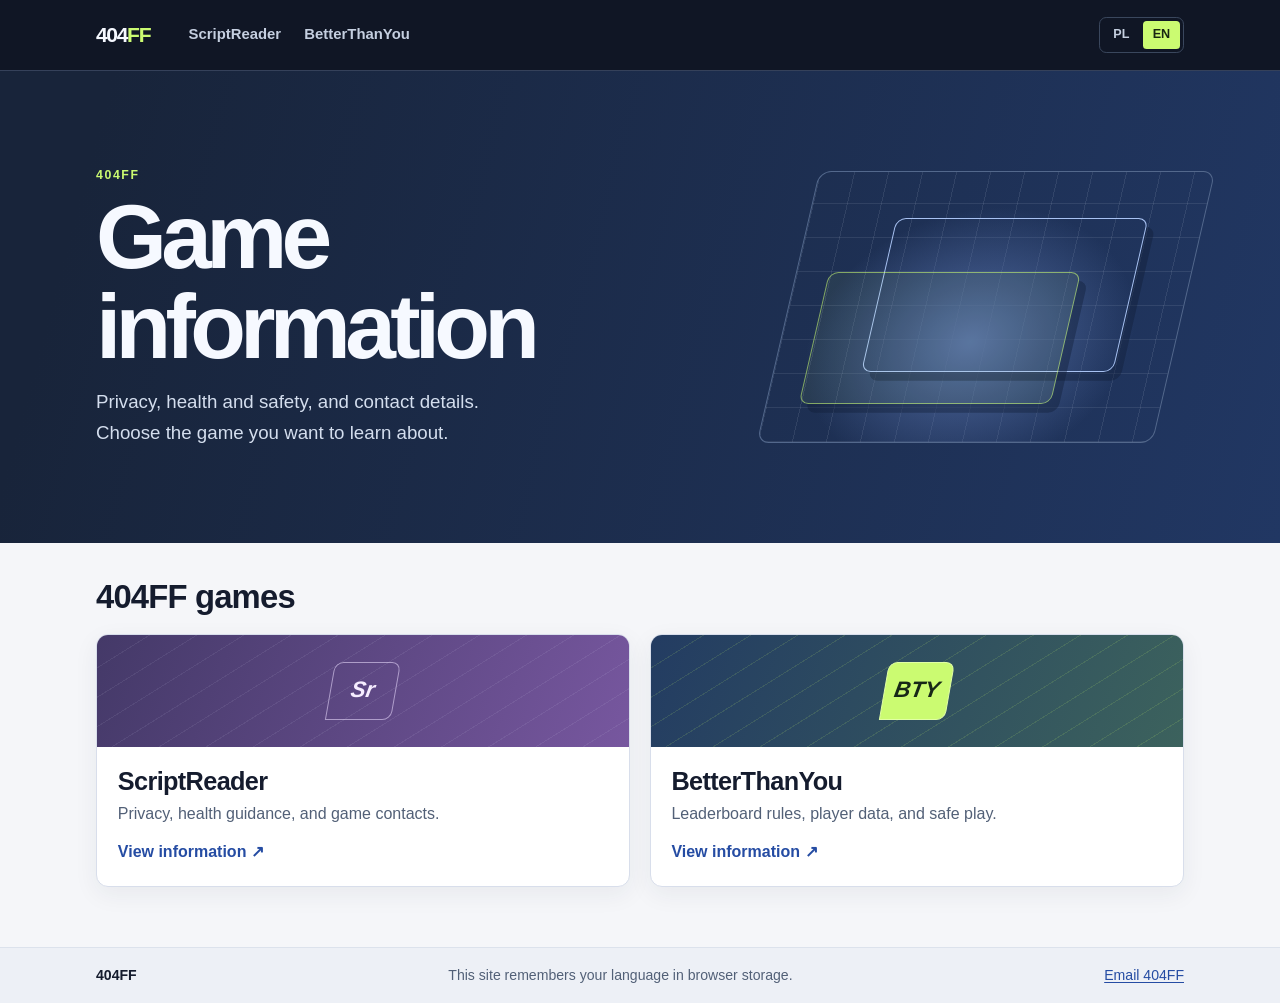
<file: index.html>
<!doctype html>
    <html lang="pl">
    <head>
      <meta charset="utf-8">
      <meta name="viewport" content="width=device-width, initial-scale=1">
      <meta name="robots" content="noindex">
      <meta name="description" content="Informacje o prywatności, zdrowiu i kontakcie dla gier 404FF.">
      <title>404FF · Informacje o grach</title>
      <link rel="stylesheet" href="styles.css">
      <script src="app.js" defer></script>
    </head>
    <body data-title-pl="404FF · Informacje o grach" data-title-en="404FF · Game information">
      <a class="skip-link" href="#main"><span data-lang="pl" lang="pl">Przejdź do treści</span><span data-lang="en" lang="en" hidden>Skip to content</span></a>
      <header class="site-header">
        <div class="header-inner">
          <a class="brand" href="index.html" data-page aria-current="page" aria-label="404FF"><strong>404<span>FF</span></strong></a>
          <nav class="site-nav" aria-label="Gry 404FF" data-label-pl="Gry 404FF" data-label-en="404FF games">
            <a href="scriptreader/index.html" data-page>ScriptReader</a>
            <a href="betterthanyou/index.html" data-page>BetterThanYou</a>
          </nav>
          <div class="language-switch" role="group" aria-label="Język strony" data-label-pl="Język strony" data-label-en="Site language" hidden>
            <button type="button" data-set="pl" aria-pressed="true" lang="pl" aria-label="Polski">PL</button>
            <button type="button" data-set="en" aria-pressed="false" lang="en" aria-label="English">EN</button>
          </div>
        </div>
      </header>

<main id="main">
  <section class="home-hero">
    <div class="wide home-hero-content">
      <div>
        <p class="kicker">404FF</p>
        <h1><span data-lang="pl" lang="pl">Informacje<br>o grach</span><span data-lang="en" lang="en" hidden>Game<br>information</span></h1>
        <p><span data-lang="pl" lang="pl">Polityka prywatności, ostrzeżenia zdrowotne i kontakt. Wybierz grę, której szukasz.</span><span data-lang="en" lang="en" hidden>Privacy, health and safety, and contact details. Choose the game you want to learn about.</span></p>
      </div>
      <div class="hero-pattern" aria-hidden="true"></div>
    </div>
  </section>
  <section class="wide game-library" aria-labelledby="games">
    <h2 id="games"><span data-lang="pl" lang="pl">Gry 404FF</span><span data-lang="en" lang="en" hidden>404FF games</span></h2>
    <div class="game-grid">
      <a class="game-tile tile-script" href="scriptreader/index.html" data-page>
        <div class="tile-art" aria-hidden="true"><span>Sr</span></div>
        <div class="tile-body">
          <h3>ScriptReader</h3>
          <p><span data-lang="pl" lang="pl">Prywatność, zalecenia zdrowotne i dane kontaktowe.</span><span data-lang="en" lang="en" hidden>Privacy, health guidance, and game contacts.</span></p>
          <span class="tile-action"><span data-lang="pl" lang="pl">Otwórz informacje</span><span data-lang="en" lang="en" hidden>View information</span> <span aria-hidden="true">↗</span></span>
        </div>
      </a>
      <a class="game-tile tile-bty" href="betterthanyou/index.html" data-page>
        <div class="tile-art" aria-hidden="true"><span>BTY</span></div>
        <div class="tile-body">
          <h3>BetterThanYou</h3>
          <p><span data-lang="pl" lang="pl">Zasady rankingu, dane gracza i bezpieczna rozgrywka.</span><span data-lang="en" lang="en" hidden>Leaderboard rules, player data, and safe play.</span></p>
          <span class="tile-action"><span data-lang="pl" lang="pl">Otwórz informacje</span><span data-lang="en" lang="en" hidden>View information</span> <span aria-hidden="true">↗</span></span>
        </div>
      </a>
    </div>
  </section>
</main>

      <footer class="site-footer">
        <div class="footer-inner">
          <a class="footer-brand" href="index.html" data-page>404FF</a>
          <p><span data-lang="pl" lang="pl">Strona zapamiętuje język w pamięci przeglądarki.</span><span data-lang="en" lang="en" hidden>This site remembers your language in browser storage.</span></p>
          <a href="mailto:404FunFoundGames@gmail.com"><span data-lang="pl" lang="pl">Napisz do 404FF</span><span data-lang="en" lang="en" hidden>Email 404FF</span></a>
        </div>
      </footer>
    </body>
    </html>
</file>
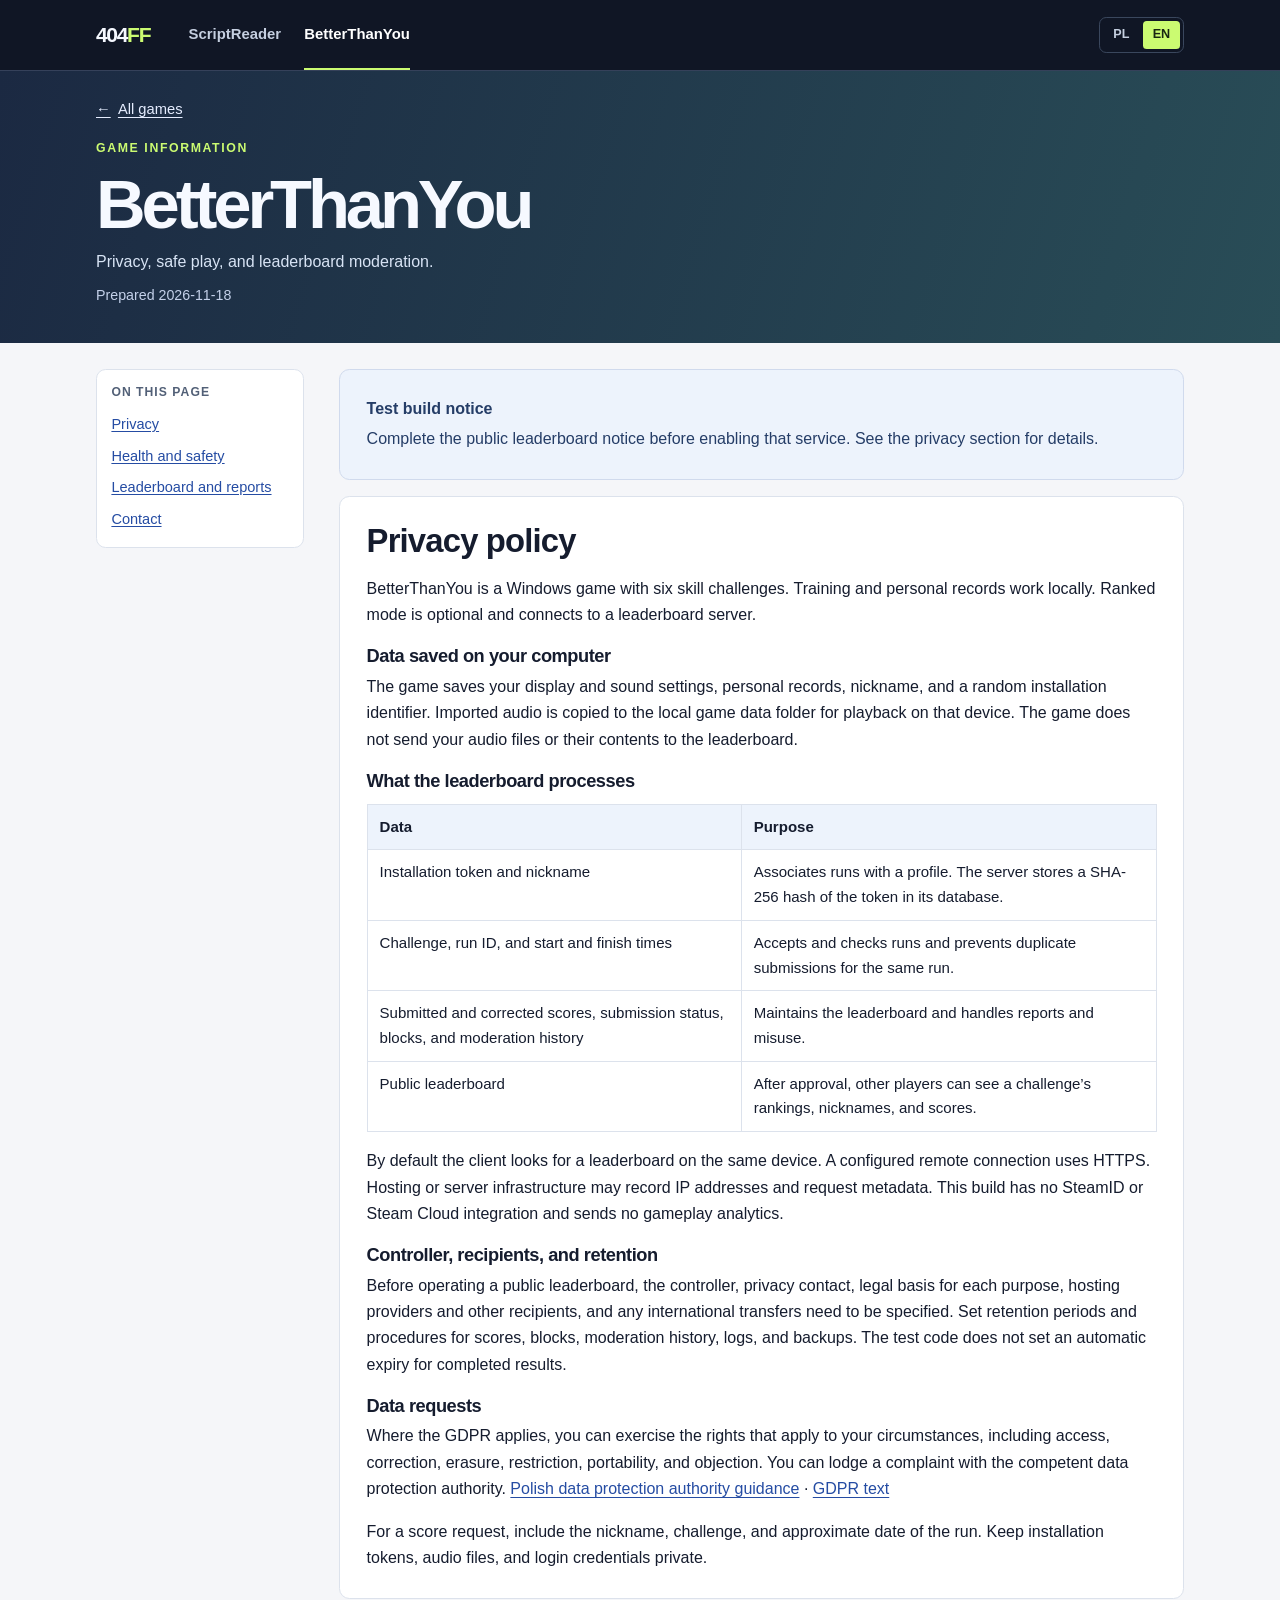
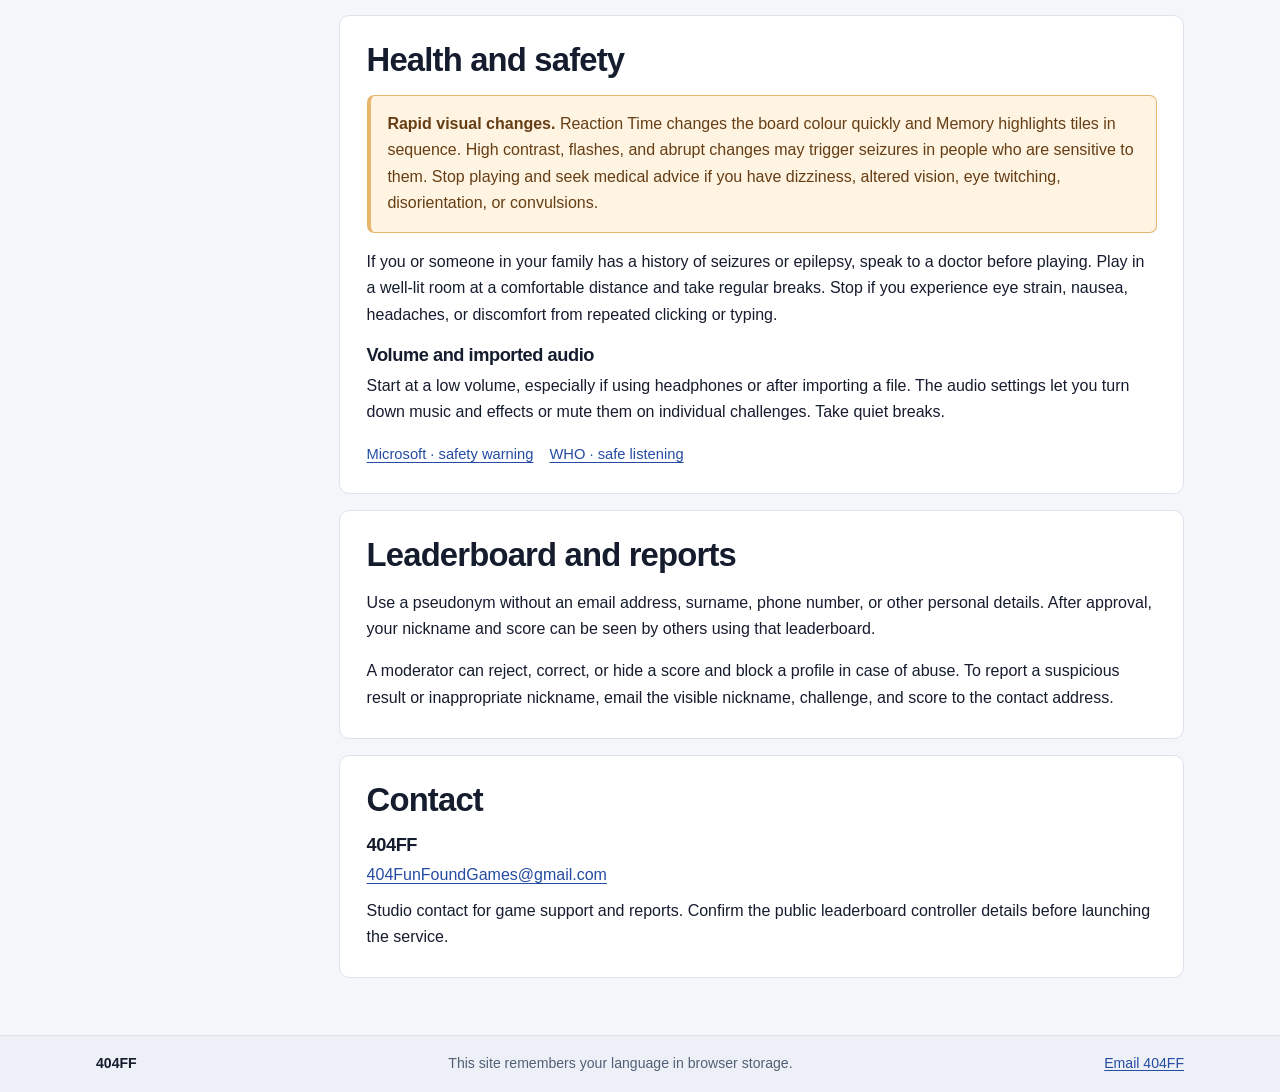
<file: betterthanyou/index.html>
<!doctype html>
    <html lang="pl">
    <head>
      <meta charset="utf-8">
      <meta name="viewport" content="width=device-width, initial-scale=1">
      <meta name="robots" content="noindex">
      <meta name="description" content="Prywatność, dane rankingu, bezpieczeństwo i kontakt dla BetterThanYou.">
      <title>BetterThanYou · 404FF</title>
      <link rel="stylesheet" href="../styles.css">
      <script src="../app.js" defer></script>
    </head>
    <body data-title-pl="BetterThanYou · 404FF" data-title-en="BetterThanYou · 404FF">
      <a class="skip-link" href="#main"><span data-lang="pl" lang="pl">Przejdź do treści</span><span data-lang="en" lang="en" hidden>Skip to content</span></a>
      <header class="site-header">
        <div class="header-inner">
          <a class="brand" href="../index.html" data-page aria-label="404FF"><strong>404<span>FF</span></strong></a>
          <nav class="site-nav" aria-label="Gry 404FF" data-label-pl="Gry 404FF" data-label-en="404FF games">
            <a href="../scriptreader/index.html" data-page>ScriptReader</a>
            <a href="../betterthanyou/index.html" data-page aria-current="page">BetterThanYou</a>
          </nav>
          <div class="language-switch" role="group" aria-label="Język strony" data-label-pl="Język strony" data-label-en="Site language" hidden>
            <button type="button" data-set="pl" aria-pressed="true" lang="pl" aria-label="Polski">PL</button>
            <button type="button" data-set="en" aria-pressed="false" lang="en" aria-label="English">EN</button>
          </div>
        </div>
      </header>

<main id="main">
  <header class="legal-hero theme-bty">
    <div class="wide legal-hero-content">
      <a class="back-link" data-page href="../index.html"><span aria-hidden="true">←</span> <span data-lang="pl" lang="pl">Wszystkie gry</span><span data-lang="en" lang="en" hidden>All games</span></a>
      <p class="kicker"><span data-lang="pl" lang="pl">Informacje o grze</span><span data-lang="en" lang="en" hidden>Game information</span></p>
      <h1>BetterThanYou</h1>
      <p class="hero-description"><span data-lang="pl" lang="pl">Zasady prywatności, bezpieczna rozgrywka i moderacja rankingu.</span><span data-lang="en" lang="en" hidden>Privacy, safe play, and leaderboard moderation.</span></p>
      <p class="revision"><span data-lang="pl" lang="pl">Opracowano</span><span data-lang="en" lang="en" hidden>Prepared</span> <time datetime="2026-11-18">2026-11-18</time></p>
    </div>
  </header>
  <div class="wide legal-layout">
    <aside class="side-nav">
      <nav aria-label="Na tej stronie" data-label-pl="Na tej stronie" data-label-en="On this page">
        <p aria-hidden="true"><span data-lang="pl" lang="pl">Na tej stronie</span><span data-lang="en" lang="en" hidden>On this page</span></p>
        <a href="#privacy"><span data-lang="pl" lang="pl">Prywatność</span><span data-lang="en" lang="en" hidden>Privacy</span></a>
        <a href="#health"><span data-lang="pl" lang="pl">Zdrowie i bezpieczeństwo</span><span data-lang="en" lang="en" hidden>Health and safety</span></a>
        <a href="#fair-play"><span data-lang="pl" lang="pl">Ranking i zgłoszenia</span><span data-lang="en" lang="en" hidden>Leaderboard and reports</span></a>
        <a href="#contact"><span data-lang="pl" lang="pl">Kontakt</span><span data-lang="en" lang="en" hidden>Contact</span></a>
      </nav>
    </aside>
    <div class="legal-content">
<aside class="draft-note" aria-label="Status">
  <strong><span data-lang="pl" lang="pl">Informacja dla wersji testowej</span><span data-lang="en" lang="en" hidden>Test build notice</span></strong>
  <p><span data-lang="pl" lang="pl">Zasady dla publicznego rankingu wymagają uzupełnienia przed uruchomieniem usługi. Szczegóły są w sekcji prywatności.</span><span data-lang="en" lang="en" hidden>Complete the public leaderboard notice before enabling that service. See the privacy section for details.</span></p>
</aside>
<section id="privacy" class="legal-section" aria-labelledby="privacy-heading">
<h2 id="privacy-heading"><span data-lang="pl" lang="pl">Polityka prywatności</span><span data-lang="en" lang="en" hidden>Privacy policy</span></h2>
<div data-lang="pl" lang="pl">
<p>BetterThanYou to gra na Windows z sześcioma próbami umiejętności. W trybie Trening grasz i zapisujesz rekordy lokalnie. Runda rankingowa jest opcjonalna i wymaga połączenia z serwerem rankingu.</p>
<h3>Dane zapisane na komputerze</h3>
<p>Gra zapisuje ustawienia ekranu i dźwięku, rekordy osobiste, nick i losowy identyfikator instalacji. Importowany dźwięk jest kopiowany do lokalnego folderu danych gry i służy do odtwarzania na tym urządzeniu. Pliki audio i ich zawartość nie są przesyłane do rankingu.</p>
<h3>Co trafia do rankingu</h3>
<div class="tablewrap" role="region" tabindex="0" aria-label="Dane rankingu">
  <table>
    <thead><tr><th scope="col">Dane</th><th scope="col">Cel</th></tr></thead>
    <tbody>
      <tr><td>Token instalacji i nick</td><td>Powiązanie prób z profilem. Serwer w bazie zapisuje skrót SHA-256 tokenu.</td></tr>
      <tr><td>Dyscyplina, identyfikator rundy i czasy rozpoczęcia i zakończenia</td><td>Przyjęcie rundy, sprawdzenie czasu i ochrona przed ponownym zapisem tego samego wyniku.</td></tr>
      <tr><td>Wynik pierwotny i skorygowany, stan zgłoszenia, blokady i historia moderacji</td><td>Utrzymanie tabeli wyników i obsługa zgłoszeń oraz nadużyć.</td></tr>
      <tr><td>Publiczna tabela</td><td>Po zatwierdzeniu pokazuje miejsce, nick i wynik w danej dyscyplinie. Inni gracze mogą je odczytać.</td></tr>
    </tbody>
  </table>
</div>
<p>Domyślnie klient szuka rankingu na tym samym urządzeniu. Po wskazaniu zdalnego serwera korzysta z HTTPS. Operator hostingu lub infrastruktura serwera mogą zapisywać adres IP oraz metadane żądań w logach. Bieżąca gra nie ma integracji ze SteamID ani Steam Cloud i nie wysyła analityki rozgrywki.</p>
<h3>Administrator, odbiorcy i przechowywanie</h3>
<p>Przed uruchomieniem publicznego rankingu należy wskazać jego administratora, kontakt do spraw danych, podstawy prawne dla poszczególnych celów, dostawców hostingu i innych odbiorców oraz zasady ewentualnych transferów. Trzeba ustalić okresy i procedury przechowywania wyników, blokad, historii moderacji, logów i kopii zapasowych. Kod testowy nie ustala automatycznego terminu usuwania zakończonych wyników.</p>
<h3>Wnioski dotyczące danych</h3>
<p>Jeżeli RODO ma zastosowanie, możesz korzystać z praw, które dotyczą twojej sytuacji, w tym dostępu, sprostowania, usunięcia, ograniczenia, przenoszenia lub sprzeciwu. Skargę można złożyć do właściwego organu nadzorczego, w Polsce do Prezesa UODO. <a href="https://uodo.gov.pl/pl/493/155">Prawa opisane przez UODO</a> · <a href="https://eur-lex.europa.eu/eli/reg/2016/679/oj?locale=pl">Tekst RODO</a></p>
<p>W sprawie wyniku podaj nick, dyscyplinę i przybliżoną datę rundy. Zgłoszenie nigdy nie wymaga przesłania tokenu instalacji, pliku audio ani danych logowania.</p>
</div><div data-lang="en" lang="en" hidden>
<p>BetterThanYou is a Windows game with six skill challenges. Training and personal records work locally. Ranked mode is optional and connects to a leaderboard server.</p>
<h3>Data saved on your computer</h3>
<p>The game saves your display and sound settings, personal records, nickname, and a random installation identifier. Imported audio is copied to the local game data folder for playback on that device. The game does not send your audio files or their contents to the leaderboard.</p>
<h3>What the leaderboard processes</h3>
<div class="tablewrap" role="region" tabindex="0" aria-label="Leaderboard data">
  <table>
    <thead><tr><th scope="col">Data</th><th scope="col">Purpose</th></tr></thead>
    <tbody>
      <tr><td>Installation token and nickname</td><td>Associates runs with a profile. The server stores a SHA-256 hash of the token in its database.</td></tr>
      <tr><td>Challenge, run ID, and start and finish times</td><td>Accepts and checks runs and prevents duplicate submissions for the same run.</td></tr>
      <tr><td>Submitted and corrected scores, submission status, blocks, and moderation history</td><td>Maintains the leaderboard and handles reports and misuse.</td></tr>
      <tr><td>Public leaderboard</td><td>After approval, other players can see a challenge’s rankings, nicknames, and scores.</td></tr>
    </tbody>
  </table>
</div>
<p>By default the client looks for a leaderboard on the same device. A configured remote connection uses HTTPS. Hosting or server infrastructure may record IP addresses and request metadata. This build has no SteamID or Steam Cloud integration and sends no gameplay analytics.</p>
<h3>Controller, recipients, and retention</h3>
<p>Before operating a public leaderboard, the controller, privacy contact, legal basis for each purpose, hosting providers and other recipients, and any international transfers need to be specified. Set retention periods and procedures for scores, blocks, moderation history, logs, and backups. The test code does not set an automatic expiry for completed results.</p>
<h3>Data requests</h3>
<p>Where the GDPR applies, you can exercise the rights that apply to your circumstances, including access, correction, erasure, restriction, portability, and objection. You can lodge a complaint with the competent data protection authority. <a href="https://uodo.gov.pl/pl/493/155" hreflang="pl">Polish data protection authority guidance</a> · <a href="https://eur-lex.europa.eu/eli/reg/2016/679/oj/eng">GDPR text</a></p>
<p>For a score request, include the nickname, challenge, and approximate date of the run. Keep installation tokens, audio files, and login credentials private.</p>
</div>
</section><section id="health" class="legal-section" aria-labelledby="health-heading">
<h2 id="health-heading"><span data-lang="pl" lang="pl">Zdrowie i bezpieczeństwo</span><span data-lang="en" lang="en" hidden>Health and safety</span></h2>
<div data-lang="pl" lang="pl">
<div class="warn">
  <p><strong>Uwaga na szybkie zmiany obrazu.</strong> Refleks szybko zmienia kolor planszy, a Pamięć kolejno podświetla pola. Wysoki kontrast, miganie i gwałtowne zmiany obrazu mogą u osób wrażliwych wywołać napad. Jeśli pojawią się zawroty głowy, zaburzenia widzenia, drganie powiek, dezorientacja lub drgawki, przerwij grę i skonsultuj się z lekarzem.</p>
</div>
<p>Jeśli u ciebie lub w rodzinie występowały napady lub padaczka, zapytaj lekarza przed grą. Graj w oświetlonym pomieszczeniu, w wygodnej odległości od ekranu i rób regularne przerwy. Przerwij rozgrywkę przy zmęczeniu oczu, nudnościach, bólu głowy lub dyskomforcie dłoni związanym z częstym klikaniem albo pisaniem.</p>
<h3>Głośność i własne nagrania</h3>
<p>Zacznij od niskiej głośności, szczególnie w słuchawkach albo po imporcie własnego pliku. W Ustawieniach audio możesz ściszyć muzykę i efekty lub wyciszyć je w poszczególnych dyscyplinach. Rób przerwy od dźwięku.</p>
<p class="source-links"><a href="https://www.xbox.com/en-US/legal/web-purchase/" hreflang="en">Microsoft · ostrzeżenie zdrowotne</a><a href="https://www.who.int/news-room/questions-and-answers/item/deafness-and-hearing-loss-safe-listening" hreflang="en">WHO · bezpieczne słuchanie</a></p>
</div><div data-lang="en" lang="en" hidden>
<div class="warn">
  <p><strong>Rapid visual changes.</strong> Reaction Time changes the board colour quickly and Memory highlights tiles in sequence. High contrast, flashes, and abrupt changes may trigger seizures in people who are sensitive to them. Stop playing and seek medical advice if you have dizziness, altered vision, eye twitching, disorientation, or convulsions.</p>
</div>
<p>If you or someone in your family has a history of seizures or epilepsy, speak to a doctor before playing. Play in a well-lit room at a comfortable distance and take regular breaks. Stop if you experience eye strain, nausea, headaches, or discomfort from repeated clicking or typing.</p>
<h3>Volume and imported audio</h3>
<p>Start at a low volume, especially if using headphones or after importing a file. The audio settings let you turn down music and effects or mute them on individual challenges. Take quiet breaks.</p>
<p class="source-links"><a href="https://www.xbox.com/en-US/legal/web-purchase/">Microsoft · safety warning</a><a href="https://www.who.int/news-room/questions-and-answers/item/deafness-and-hearing-loss-safe-listening">WHO · safe listening</a></p>
</div>
</section><section id="fair-play" class="legal-section" aria-labelledby="fair-play-heading">
<h2 id="fair-play-heading"><span data-lang="pl" lang="pl">Ranking i zgłoszenia</span><span data-lang="en" lang="en" hidden>Leaderboard and reports</span></h2>
<div data-lang="pl" lang="pl">
<p>W tabeli rankingu używaj pseudonimu bez adresu e-mail, nazwiska, numeru telefonu ani innych danych osobowych. Po zatwierdzeniu nick i wynik są widoczne dla innych osób korzystających z tego rankingu.</p>
<p>Moderator może odrzucić, skorygować lub ukryć wynik oraz zablokować profil w przypadku nadużycia. Podejrzany wynik lub niewłaściwy nick możesz zgłosić na adres kontaktowy, podając widoczny nick, dyscyplinę i wynik.</p>
</div><div data-lang="en" lang="en" hidden>
<p>Use a pseudonym without an email address, surname, phone number, or other personal details. After approval, your nickname and score can be seen by others using that leaderboard.</p>
<p>A moderator can reject, correct, or hide a score and block a profile in case of abuse. To report a suspicious result or inappropriate nickname, email the visible nickname, challenge, and score to the contact address.</p>
</div>
</section><section id="contact" class="legal-section" aria-labelledby="contact-heading">
<h2 id="contact-heading"><span data-lang="pl" lang="pl">Kontakt</span><span data-lang="en" lang="en" hidden>Contact</span></h2>

<div class="card contact-card">
  <h3>404FF</h3>
  <a href="mailto:404FunFoundGames@gmail.com">404FunFoundGames@gmail.com</a>
  <p><span data-lang="pl" lang="pl">Kontakt studia do wsparcia i zgłoszeń dotyczących gry. Dane administratora publicznego rankingu wymagają potwierdzenia przed startem usługi.</span><span data-lang="en" lang="en" hidden>Studio contact for game support and reports. Confirm the public leaderboard controller details before launching the service.</span></p>
</div>

</section></div>
  </div>
</main>

      <footer class="site-footer">
        <div class="footer-inner">
          <a class="footer-brand" href="../index.html" data-page>404FF</a>
          <p><span data-lang="pl" lang="pl">Strona zapamiętuje język w pamięci przeglądarki.</span><span data-lang="en" lang="en" hidden>This site remembers your language in browser storage.</span></p>
          <a href="mailto:404FunFoundGames@gmail.com"><span data-lang="pl" lang="pl">Napisz do 404FF</span><span data-lang="en" lang="en" hidden>Email 404FF</span></a>
        </div>
      </footer>
    </body>
    </html>
</file>
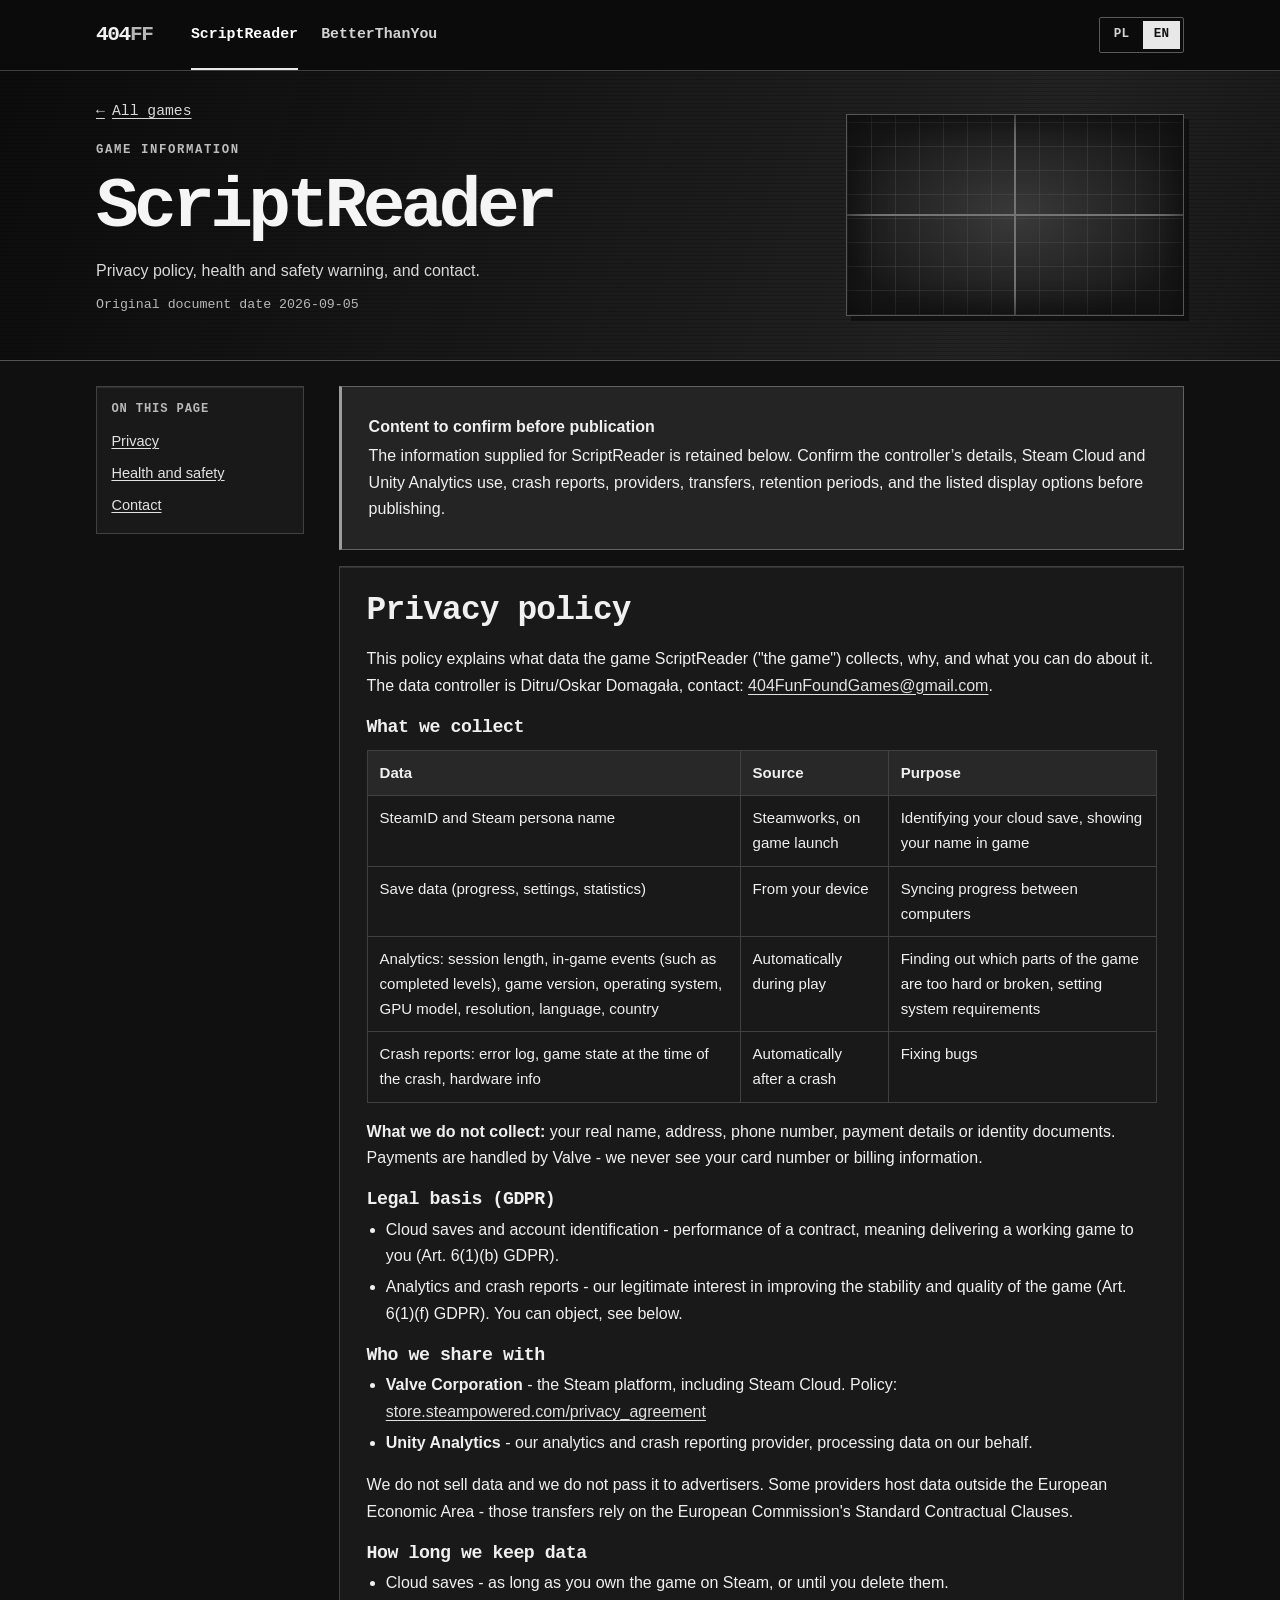
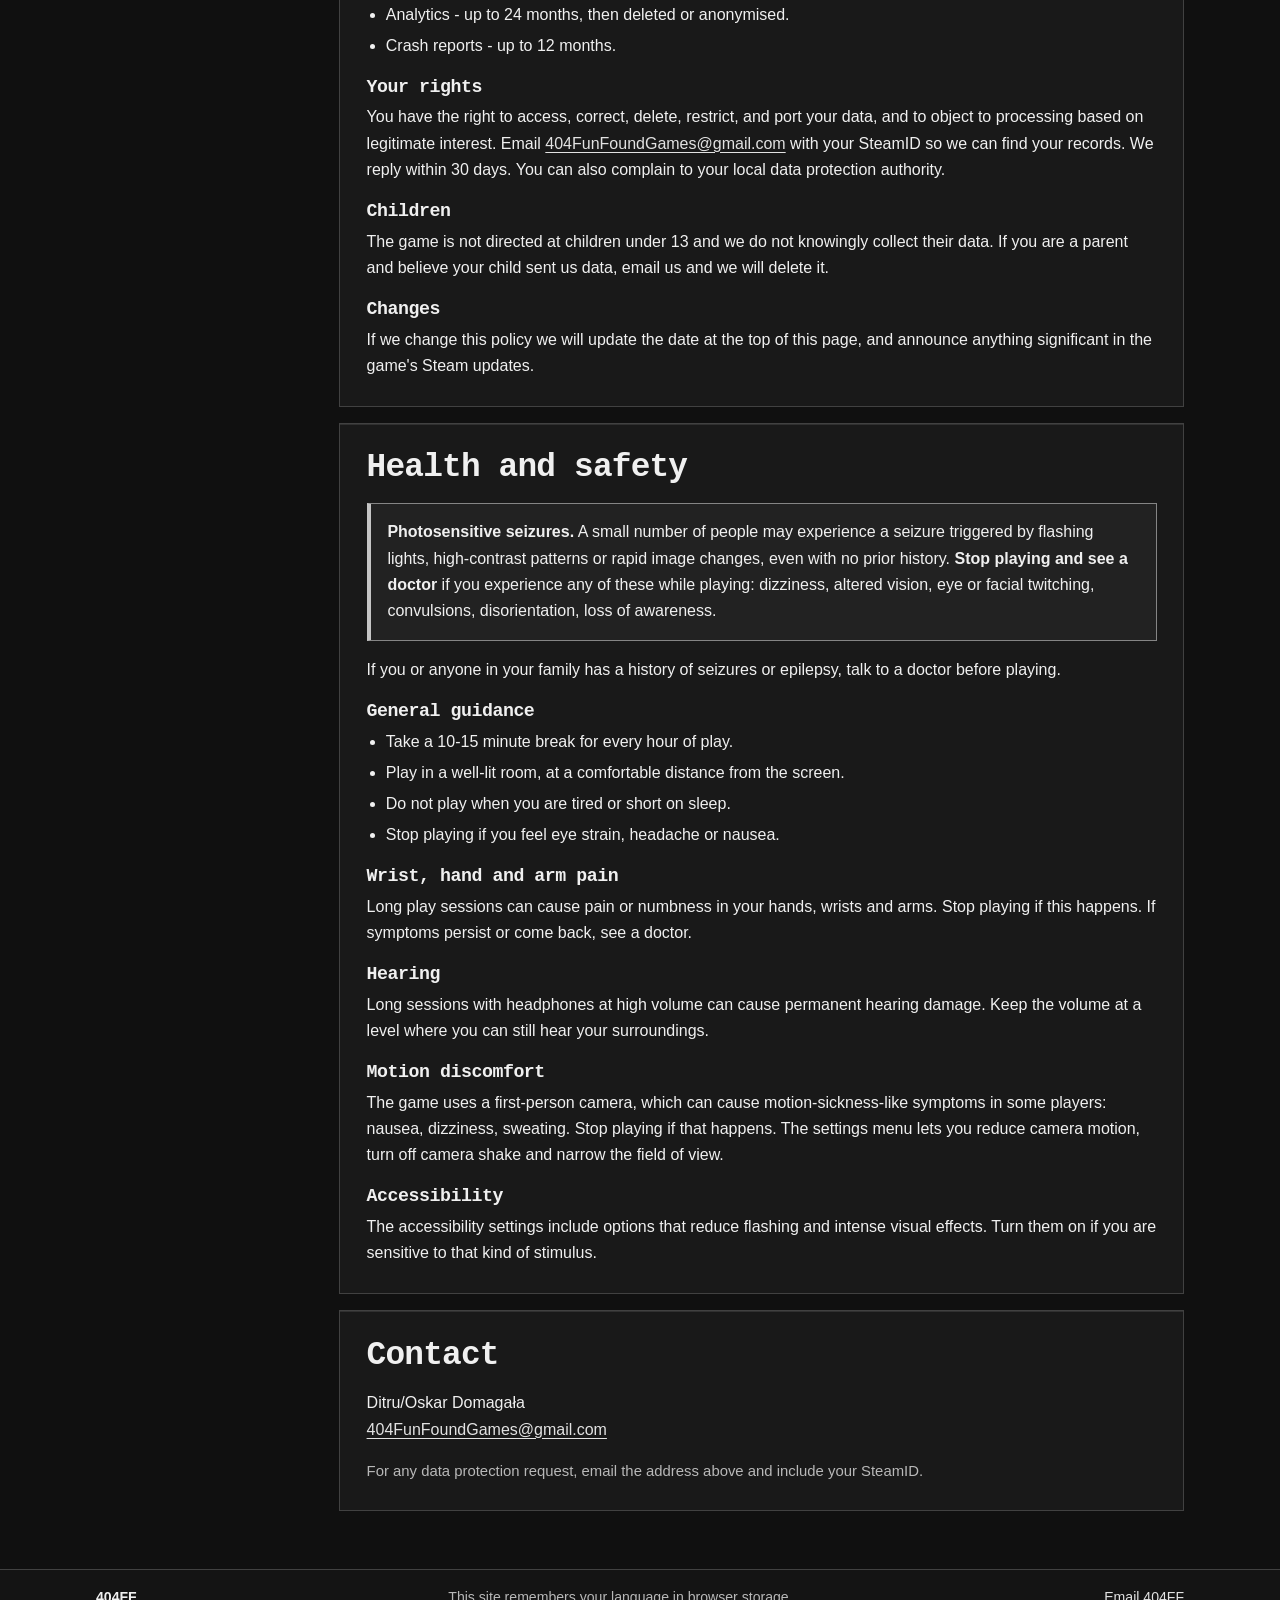
<file: scriptreader/index.html>
<!doctype html>
    <html lang="pl">
    <head>
      <meta charset="utf-8">
      <meta name="viewport" content="width=device-width, initial-scale=1">
      <meta name="robots" content="noindex">
      <meta name="description" content="Informacje o prywatności, bezpieczeństwie i kontakcie dla ScriptReader.">
      <title>ScriptReader · 404FF</title>
      <link rel="stylesheet" href="../styles.css">
      <link rel="stylesheet" href="theme.css">
      <script src="../app.js" defer></script>
    </head>
    <body class="scriptreader-page" data-title-pl="ScriptReader · 404FF" data-title-en="ScriptReader · 404FF">
      <a class="skip-link" href="#main"><span data-lang="pl" lang="pl">Przejdź do treści</span><span data-lang="en" lang="en" hidden>Skip to content</span></a>
      <header class="site-header">
        <div class="header-inner">
          <a class="brand" href="../index.html" data-page aria-label="404FF"><strong>404<span>FF</span></strong></a>
          <nav class="site-nav" aria-label="Gry 404FF" data-label-pl="Gry 404FF" data-label-en="404FF games">
            <a href="../scriptreader/index.html" data-page aria-current="page">ScriptReader</a>
            <a href="../betterthanyou/index.html" data-page>BetterThanYou</a>
          </nav>
          <div class="language-switch" role="group" aria-label="Język strony" data-label-pl="Język strony" data-label-en="Site language" hidden>
            <button type="button" data-set="pl" aria-pressed="true" lang="pl" aria-label="Polski">PL</button>
            <button type="button" data-set="en" aria-pressed="false" lang="en" aria-label="English">EN</button>
          </div>
        </div>
      </header>

<main id="main">
  <header class="legal-hero theme-script">
    <div class="wide legal-hero-content">
      <a class="back-link" data-page href="../index.html"><span aria-hidden="true">←</span> <span data-lang="pl" lang="pl">Wszystkie gry</span><span data-lang="en" lang="en" hidden>All games</span></a>
      <p class="kicker"><span data-lang="pl" lang="pl">Informacje o grze</span><span data-lang="en" lang="en" hidden>Game information</span></p>
      <h1>ScriptReader</h1>
      <p class="hero-description"><span data-lang="pl" lang="pl">Polityka prywatności, ostrzeżenie zdrowotne i kontakt.</span><span data-lang="en" lang="en" hidden>Privacy policy, health and safety warning, and contact.</span></p>
      <p class="revision"><span data-lang="pl" lang="pl">Data oryginału</span><span data-lang="en" lang="en" hidden>Original document date</span> <time datetime="2026-09-05">2026-09-05</time></p>
    </div>
  </header>
  <div class="wide legal-layout">
    <aside class="side-nav">
      <nav aria-label="Na tej stronie" data-label-pl="Na tej stronie" data-label-en="On this page">
        <p aria-hidden="true"><span data-lang="pl" lang="pl">Na tej stronie</span><span data-lang="en" lang="en" hidden>On this page</span></p>
        <a href="#privacy"><span data-lang="pl" lang="pl">Prywatność</span><span data-lang="en" lang="en" hidden>Privacy</span></a>
        <a href="#health"><span data-lang="pl" lang="pl">Zdrowie i bezpieczeństwo</span><span data-lang="en" lang="en" hidden>Health and safety</span></a>

        <a href="#contact"><span data-lang="pl" lang="pl">Kontakt</span><span data-lang="en" lang="en" hidden>Contact</span></a>
      </nav>
    </aside>
    <div class="legal-content">
<aside class="draft-note" aria-label="Status">
  <strong><span data-lang="pl" lang="pl">Treść do potwierdzenia przed publikacją</span><span data-lang="en" lang="en" hidden>Content to confirm before publication</span></strong>
  <p><span data-lang="pl" lang="pl">Poniżej zachowano informacje z dostarczonej strony ScriptReader. Potwierdzenia wymagają faktyczne dane administratora, użycie Steam Cloud i Unity Analytics, raporty o błędach, dostawcy, transfery, okresy przechowywania i wymienione ustawienia obrazu.</span><span data-lang="en" lang="en" hidden>The information supplied for ScriptReader is retained below. Confirm the controller’s details, Steam Cloud and Unity Analytics use, crash reports, providers, transfers, retention periods, and the listed display options before publishing.</span></p>
</aside>
<section id="privacy" class="legal-section" aria-labelledby="privacy-heading">
<h2 id="privacy-heading"><span data-lang="pl" lang="pl">Polityka prywatności</span><span data-lang="en" lang="en" hidden>Privacy policy</span></h2>
<div data-lang="pl" lang="pl">
  <p>Ta polityka opisuje, jakie dane zbiera gra ScriptReader ("gra"), po co i co możesz z tym zrobić. Administratorem danych jest Ditru/Oskar Domagała, kontakt: <a href="mailto:404FunFoundGames@gmail.com">404FunFoundGames@gmail.com</a>.</p>

  <h3>Jakie dane zbieramy</h3>
  <div class="tablewrap">
  <table>
    <tr><th>Dane</th><th>Skąd</th><th>Po co</th></tr>
    <tr>
      <td>SteamID i nazwa gracza (nick ze Steam)</td>
      <td>Steamworks, przy uruchomieniu gry</td>
      <td>Rozpoznanie twojego zapisu w chmurze, wyświetlenie twojej nazwy w grze</td>
    </tr>
    <tr>
      <td>Zapisy gry (postęp, ustawienia, statystyki)</td>
      <td>Z twojego urządzenia</td>
      <td>Synchronizacja postępu między komputerami</td>
    </tr>
    <tr>
      <td>Dane analityczne: długość sesji, zdarzenia w grze (np. ukończone poziomy), wersja gry, system operacyjny, model karty graficznej, rozdzielczość, język, kraj</td>
      <td>Automatycznie w trakcie gry</td>
      <td>Sprawdzenie które fragmenty gry są za trudne albo zabugowane, dobór wymagań sprzętowych</td>
    </tr>
    <tr>
      <td>Raporty o błędach: log błędu, stan gry w momencie awarii, dane sprzętowe</td>
      <td>Automatycznie po awarii gry</td>
      <td>Naprawianie błędów</td>
    </tr>
  </table>
  </div>

  <p><strong>Czego nie zbieramy:</strong> imienia i nazwiska, adresu, numeru telefonu, danych płatności, dokumentów tożsamości. Nie mamy dostępu do twoich danych płatniczych – płatność obsługuje Valve i nie widzimy numeru karty ani danych rozliczeniowych.</p>

  <h3>Podstawa prawna (RODO)</h3>
  <ul>
    <li>Zapisy w chmurze i identyfikacja konta – wykonanie umowy, czyli dostarczenie ci działającej gry (art. 6 ust. 1 lit. b RODO).</li>
    <li>Analityka i raporty o błędach – nasz prawnie uzasadniony interes, czyli poprawianie stabilności i jakości gry (art. 6 ust. 1 lit. f RODO). Możesz zgłosić sprzeciw, patrz niżej.</li>
  </ul>

  <h3>Komu przekazujemy dane</h3>
  <ul>
    <li><strong>Valve Corporation</strong> – platforma Steam, w tym Steam Cloud. Polityka: <a href="https://store.steampowered.com/privacy_agreement/" target="_blank" rel="noopener">store.steampowered.com/privacy_agreement</a></li>
    <li><strong>Unity Analytics</strong> – dostawca analityki i raportów o błędach, przetwarza dane na nasze zlecenie.</li>
  </ul>
  <p>Nie sprzedajemy danych i nie przekazujemy ich reklamodawcom. Część dostawców ma serwery poza Europejskim Obszarem Gospodarczym – transfer odbywa się na podstawie standardowych klauzul umownych Komisji Europejskiej.</p>

  <h3>Jak długo trzymamy dane</h3>
  <ul>
    <li>Zapisy w chmurze – dopóki masz grę w bibliotece Steam albo dopóki ich nie skasujesz.</li>
    <li>Dane analityczne – do 24 miesięcy, potem są usuwane albo anonimizowane.</li>
    <li>Raporty o błędach – do 12 miesięcy.</li>
  </ul>

  <h3>Twoje prawa</h3>
  <p>Masz prawo do dostępu do swoich danych, ich sprostowania, usunięcia, ograniczenia przetwarzania, przenoszenia oraz do sprzeciwu wobec przetwarzania opartego na uzasadnionym interesie. Napisz na <a href="mailto:404FunFoundGames@gmail.com">404FunFoundGames@gmail.com</a> i podaj swój SteamID, żebyśmy mogli znaleźć twoje dane. Odpowiadamy w ciągu 30 dni. Możesz też złożyć skargę do Prezesa Urzędu Ochrony Danych Osobowych (uodo.gov.pl).</p>

  <h3>Dzieci</h3>
  <p>Gra nie jest kierowana do dzieci poniżej 13 roku życia i świadomie nie zbieramy ich danych. Jeśli jesteś rodzicem i uważasz, że twoje dziecko przekazało nam dane, napisz do nas – usuniemy je.</p>

  <h3>Zmiany</h3>
  <p>Jeśli zmienimy tę politykę, zaktualizujemy datę na górze strony. O istotnych zmianach poinformujemy w aktualizacjach gry na Steam.</p>
</div>

<div data-lang="en" lang="en" hidden>
  <p>This policy explains what data the game ScriptReader ("the game") collects, why, and what you can do about it. The data controller is Ditru/Oskar Domagała, contact: <a href="mailto:404FunFoundGames@gmail.com">404FunFoundGames@gmail.com</a>.</p>

  <h3>What we collect</h3>
  <div class="tablewrap">
  <table>
    <tr><th>Data</th><th>Source</th><th>Purpose</th></tr>
    <tr>
      <td>SteamID and Steam persona name</td>
      <td>Steamworks, on game launch</td>
      <td>Identifying your cloud save, showing your name in game</td>
    </tr>
    <tr>
      <td>Save data (progress, settings, statistics)</td>
      <td>From your device</td>
      <td>Syncing progress between computers</td>
    </tr>
    <tr>
      <td>Analytics: session length, in-game events (such as completed levels), game version, operating system, GPU model, resolution, language, country</td>
      <td>Automatically during play</td>
      <td>Finding out which parts of the game are too hard or broken, setting system requirements</td>
    </tr>
    <tr>
      <td>Crash reports: error log, game state at the time of the crash, hardware info</td>
      <td>Automatically after a crash</td>
      <td>Fixing bugs</td>
    </tr>
  </table>
  </div>

  <p><strong>What we do not collect:</strong> your real name, address, phone number, payment details or identity documents. Payments are handled by Valve - we never see your card number or billing information.</p>

  <h3>Legal basis (GDPR)</h3>
  <ul>
    <li>Cloud saves and account identification - performance of a contract, meaning delivering a working game to you (Art. 6(1)(b) GDPR).</li>
    <li>Analytics and crash reports - our legitimate interest in improving the stability and quality of the game (Art. 6(1)(f) GDPR). You can object, see below.</li>
  </ul>

  <h3>Who we share with</h3>
  <ul>
    <li><strong>Valve Corporation</strong> - the Steam platform, including Steam Cloud. Policy: <a href="https://store.steampowered.com/privacy_agreement/" target="_blank" rel="noopener">store.steampowered.com/privacy_agreement</a></li>
    <li><strong>Unity Analytics</strong> - our analytics and crash reporting provider, processing data on our behalf.</li>
  </ul>
  <p>We do not sell data and we do not pass it to advertisers. Some providers host data outside the European Economic Area - those transfers rely on the European Commission's Standard Contractual Clauses.</p>

  <h3>How long we keep data</h3>
  <ul>
    <li>Cloud saves - as long as you own the game on Steam, or until you delete them.</li>
    <li>Analytics - up to 24 months, then deleted or anonymised.</li>
    <li>Crash reports - up to 12 months.</li>
  </ul>

  <h3>Your rights</h3>
  <p>You have the right to access, correct, delete, restrict, and port your data, and to object to processing based on legitimate interest. Email <a href="mailto:404FunFoundGames@gmail.com">404FunFoundGames@gmail.com</a> with your SteamID so we can find your records. We reply within 30 days. You can also complain to your local data protection authority.</p>

  <h3>Children</h3>
  <p>The game is not directed at children under 13 and we do not knowingly collect their data. If you are a parent and believe your child sent us data, email us and we will delete it.</p>

  <h3>Changes</h3>
  <p>If we change this policy we will update the date at the top of this page, and announce anything significant in the game's Steam updates.</p>
</div>
</section><section id="health" class="legal-section" aria-labelledby="health-heading">
<h2 id="health-heading"><span data-lang="pl" lang="pl">Zdrowie i bezpieczeństwo</span><span data-lang="en" lang="en" hidden>Health and safety</span></h2>
<div data-lang="pl" lang="pl">
  <div class="warn">
    <p><strong>Padaczka fotogenna.</strong> U niewielkiej części osób migające światła, kontrastowe wzory albo szybkie zmiany obrazu mogą wywołać atak padaczki, nawet jeśli nigdy wcześniej nie miały takich objawów. <strong>Przerwij grę i skontaktuj się z lekarzem</strong>, jeśli podczas grania pojawią się: zawroty głowy, zaburzenia widzenia, drganie oka lub mięśni twarzy, drgawki, dezorientacja, utrata świadomości.</p>
  </div>

  <p>Jeśli u ciebie lub w twojej rodzinie występowała padaczka, skonsultuj się z lekarzem zanim zaczniesz grać.</p>

  <h3>Ogólne zasady</h3>
  <ul>
    <li>Rób przerwę około 10–15 minut na każdą godzinę gry.</li>
    <li>Graj w dobrze oświetlonym pomieszczeniu, w wygodnej odległości od ekranu.</li>
    <li>Nie graj, gdy jesteś zmęczony albo niewyspany.</li>
    <li>Przerwij grę, jeśli poczujesz zmęczenie oczu, ból głowy albo mdłości.</li>
  </ul>

  <h3>Ból nadgarstków, dłoni i ramion</h3>
  <p>Długie granie może powodować ból i drętwienie dłoni, nadgarstków i ramion. Jeśli to się pojawi, przerwij granie. Jeśli objawy się utrzymują albo wracają, idź do lekarza.</p>

  <h3>Słuch</h3>
  <p>Długa gra na słuchawkach przy wysokiej głośności może trwale uszkodzić słuch. Ustaw głośność na poziomie, przy którym słyszysz otoczenie.</p>

  <h3>Dyskomfort ruchowy</h3>
  <p>Gra pokazuje ruch z perspektywy pierwszej osoby, co u części osób wywołuje objawy podobne do choroby lokomocyjnej: mdłości, zawroty głowy, poty. Jeśli tak się stanie, przerwij grę. W ustawieniach możesz zmniejszyć ruch kamery, wyłączyć jej potrząsanie i zawęzić pole widzenia.</p>

  <h3>Dostępność</h3>
  <p>W ustawieniach dostępności znajdziesz opcje ograniczające migotanie i intensywne efekty wizualne. Warto je włączyć, jeśli jesteś wrażliwy na takie bodźce.</p>
</div>

<div data-lang="en" lang="en" hidden>
  <div class="warn">
    <p><strong>Photosensitive seizures.</strong> A small number of people may experience a seizure triggered by flashing lights, high-contrast patterns or rapid image changes, even with no prior history. <strong>Stop playing and see a doctor</strong> if you experience any of these while playing: dizziness, altered vision, eye or facial twitching, convulsions, disorientation, loss of awareness.</p>
  </div>

  <p>If you or anyone in your family has a history of seizures or epilepsy, talk to a doctor before playing.</p>

  <h3>General guidance</h3>
  <ul>
    <li>Take a 10-15 minute break for every hour of play.</li>
    <li>Play in a well-lit room, at a comfortable distance from the screen.</li>
    <li>Do not play when you are tired or short on sleep.</li>
    <li>Stop playing if you feel eye strain, headache or nausea.</li>
  </ul>

  <h3>Wrist, hand and arm pain</h3>
  <p>Long play sessions can cause pain or numbness in your hands, wrists and arms. Stop playing if this happens. If symptoms persist or come back, see a doctor.</p>

  <h3>Hearing</h3>
  <p>Long sessions with headphones at high volume can cause permanent hearing damage. Keep the volume at a level where you can still hear your surroundings.</p>

  <h3>Motion discomfort</h3>
  <p>The game uses a first-person camera, which can cause motion-sickness-like symptoms in some players: nausea, dizziness, sweating. Stop playing if that happens. The settings menu lets you reduce camera motion, turn off camera shake and narrow the field of view.</p>

  <h3>Accessibility</h3>
  <p>The accessibility settings include options that reduce flashing and intense visual effects. Turn them on if you are sensitive to that kind of stimulus.</p>
</div>
</section><section id="contact" class="legal-section" aria-labelledby="contact-heading">
<h2 id="contact-heading"><span data-lang="pl" lang="pl">Kontakt</span><span data-lang="en" lang="en" hidden>Contact</span></h2>
<div class="card">
  <p>
    Ditru/Oskar Domagała<br>
    <a href="mailto:404FunFoundGames@gmail.com">404FunFoundGames@gmail.com</a>
  </p>
  <p class="muted">
    <span data-lang="pl" lang="pl">W sprawach dotyczących danych osobowych napisz na powyższy adres i podaj swój SteamID.</span>
    <span data-lang="en" lang="en" hidden>For any data protection request, email the address above and include your SteamID.</span>
  </p>
</div>
</section></div>
  </div>
</main>

      <footer class="site-footer">
        <div class="footer-inner">
          <a class="footer-brand" href="../index.html" data-page>404FF</a>
          <p><span data-lang="pl" lang="pl">Strona zapamiętuje język w pamięci przeglądarki.</span><span data-lang="en" lang="en" hidden>This site remembers your language in browser storage.</span></p>
          <a href="mailto:404FunFoundGames@gmail.com"><span data-lang="pl" lang="pl">Napisz do 404FF</span><span data-lang="en" lang="en" hidden>Email 404FF</span></a>
        </div>
      </footer>
    </body>
    </html>
</file>
<file: styles.css>
:root {
  color-scheme: light;
  --page: #f5f6f9;
  --card: #fff;
  --ink: #151c2e;
  --muted: #526077;
  --line: #dce2ec;
  --nav: #101625;
  --nav-text: #c5cfe0;
  --link: #254ca3;
  --accent: #cbfb71;
  --outline: #3362ce;
  --warn-bg: #fff3e1;
  --warn-ink: #653e15;
  --warn-border: #e7b56d;
  --measure: 68rem;
  font: 1rem/1.65 "Segoe UI", Arial, sans-serif;
}
* { box-sizing: border-box; }
[hidden] { display: none !important; }
body {
  margin: 0;
  min-height: 100vh;
  display: flex;
  flex-direction: column;
  background: var(--page);
  color: var(--ink);
}
main { flex: 1; }
a { color: var(--link); text-underline-offset: .17em; }
a:hover { text-decoration-thickness: .13em; }
button { font: inherit; }
:focus-visible {
  outline: .18rem solid var(--outline);
  outline-offset: .2rem;
}
p, ul { margin: 0 0 1rem; }
p:last-child, ul:last-child { margin-bottom: 0; }
h1, h2, h3 {
  letter-spacing: -.025em;
  line-height: 1.12;
  margin: 0;
}
h2 { font-size: clamp(1.6rem, 2.7vw, 2.05rem); }
h3 { font-size: 1.14rem; }
.wide, .header-inner, .footer-inner {
  max-width: var(--measure);
  width: calc(100% - 3rem);
  margin-inline: auto;
}
.skip-link {
  position: absolute;
  z-index: 4;
  top: .7rem;
  left: .7rem;
  transform: translateY(-160%);
  border-radius: .35rem;
  padding: .5rem 1rem;
  background: var(--card);
}
.skip-link:focus { transform: none; }
.site-header {
  background: var(--nav);
  color: #f5f8ff;
  border-bottom: 1px solid #35415a;
}
.header-inner {
  min-height: 4.35rem;
  display: flex;
  align-items: center;
  gap: clamp(.9rem, 3vw, 2.5rem);
}
.brand {
  font-size: 1.32rem;
  line-height: 1;
  letter-spacing: -.065em;
  color: #f5f8ff;
  text-decoration: none;
}
.brand span { color: var(--accent); }
.site-nav {
  display: flex;
  align-self: stretch;
  gap: clamp(.7rem, 2.5vw, 1.45rem);
  flex: 1;
}
.site-nav a {
  display: flex;
  align-items: center;
  padding: .5rem 0;
  border-bottom: 2px solid transparent;
  color: var(--nav-text);
  font-size: .93rem;
  font-weight: 650;
  text-decoration: none;
}
.site-nav a:hover, .site-nav a[aria-current="page"] {
  color: #fff;
  border-bottom-color: var(--accent);
}
.language-switch {
  display: inline-flex;
  margin-left: auto;
  gap: .18rem;
  padding: .19rem;
  border: 1px solid #3a475d;
  border-radius: .45rem;
}
.language-switch button {
  min-width: 2.32rem;
  padding: .22rem .43rem;
  border: 0;
  border-radius: .24rem;
  background: transparent;
  color: var(--nav-text);
  font-size: .79rem;
  font-weight: 700;
  cursor: pointer;
}
.language-switch button:hover { color: #fff; }
.language-switch button[aria-pressed="true"] {
  background: var(--accent);
  color: #182612;
}
.site-header :focus-visible, .home-hero :focus-visible, .legal-hero :focus-visible {
  outline-color: var(--accent);
}
.home-hero, .legal-hero {
  position: relative;
  overflow: hidden;
  background: #1b2942;
  color: #f6f9ff;
}
.home-hero {
  background: linear-gradient(105deg, #18243a 8%, #213763 100%);
}
.home-hero-content {
  display: grid;
  grid-template-columns: 1fr minmax(13rem, .6fr);
  align-items: center;
  gap: 2rem;
  padding: clamp(3.15rem, 8vw, 5.9rem) 0;
}
.home-hero h1 {
  margin: .34rem 0 1rem;
  font-size: clamp(3rem, 7.5vw, 5.7rem);
  font-weight: 790;
  letter-spacing: -.063em;
  line-height: .98;
}
.home-hero-content > div:first-child > p:last-child {
  max-width: 27rem;
  color: #d4deee;
  font-size: clamp(1rem, 2vw, 1.17rem);
}
.kicker {
  margin: 0 0 .45rem;
  color: var(--accent);
  font-size: .77rem;
  font-weight: 700;
  letter-spacing: .13em;
  text-transform: uppercase;
}
.hero-pattern {
  height: clamp(10rem, 26vw, 17rem);
  position: relative;
  transform: skewX(-13deg);
  border: 1px solid #53688c;
  border-radius: .75rem;
  background:
    radial-gradient(ellipse at 48% 63%, #526ca3 0, transparent 56%),
    repeating-linear-gradient(90deg, #e9f1ff18 0 1px, transparent 1px 34px),
    repeating-linear-gradient(0deg, #e9f1ff18 0 1px, transparent 1px 34px);
}
.hero-pattern::before, .hero-pattern::after {
  content: "";
  position: absolute;
  border: 1px solid #a8c2f2;
  border-radius: .6rem;
  inset: 17% 14% 26% 22%;
  box-shadow: .55rem .55rem #111c3666;
}
.hero-pattern::after {
  border-color: #cbfb7190;
  background: #cbfb7110;
  inset: 37% 28% 14% 8%;
}
.game-library { padding-block: 2.2rem 3.75rem; }
.game-library > h2 { margin-bottom: 1.15rem; }
.game-grid { display: grid; grid-template-columns: 1fr 1fr; gap: 1.2rem; }
.game-tile {
  overflow: hidden;
  display: flex;
  flex-direction: column;
  text-decoration: none;
  color: var(--ink);
  border: 1px solid #d8deeb;
  border-radius: .75rem;
  background: var(--card);
  box-shadow: 0 .45rem 1.55rem #1c284610;
}
.game-tile:hover { border-color: #7b8fb0; }
.game-tile:hover .tile-action { text-decoration: underline; }
.tile-art {
  display: flex;
  min-height: 7rem;
  align-items: center;
  justify-content: center;
  padding: 1rem;
  background:
    repeating-linear-gradient(-32deg, transparent 0 1.5rem, #e8ebff13 1.5rem 1.56rem),
    linear-gradient(112deg, #443968 0%, #77579f 100%);
}
.tile-bty .tile-art {
  background:
    repeating-linear-gradient(-32deg, transparent 0 1.5rem, #c9fc6620 1.5rem 1.56rem),
    linear-gradient(112deg, #233c62 0%, #3c625d 100%);
}
.tile-art > span {
  display: inline-grid;
  min-width: 4.1rem;
  min-height: 3.6rem;
  place-items: center;
  border: 1px solid #ebdeff91;
  border-radius: .55rem .55rem .55rem 0;
  color: #f6edff;
  font-weight: 780;
  font-size: 1.4rem;
  font-style: italic;
  transform: skewX(-10deg);
}
.tile-bty .tile-art > span {
  background: var(--accent);
  border-color: #e1ffa5;
  color: #172717;
}
.tile-body { padding: 1.3rem; }
.tile-body h3 { margin-bottom: .3rem; font-size: 1.58rem; }
.tile-body p { color: var(--muted); margin-bottom: .75rem; }
.tile-action { display: inline-flex; gap: .3rem; color: var(--link); font-weight: 700; }
.theme-script { background: linear-gradient(107deg, #1b2942, #443660); }
.theme-bty { background: linear-gradient(107deg, #1b2942, #294d57); }
.legal-hero-content { padding-block: 1.6rem 2.2rem; }
.back-link { display: inline-flex; gap: .45rem; margin-bottom: 1.05rem; color: #e5edff; font-size: .92rem; }
.legal-hero h1 {
  margin-bottom: .4rem;
  font-size: clamp(2.5rem, 6.2vw, 4.3rem);
  letter-spacing: -.06em;
  overflow-wrap: anywhere;
}
.hero-description { color: #d8e4f5; margin-bottom: .55rem; }
.revision { color: #c4d1ea; font-size: .89rem; }
.legal-layout {
  display: grid;
  grid-template-columns: minmax(0, 13rem) minmax(0, 1fr);
  gap: clamp(1.2rem, 3vw, 2.2rem);
  padding-block: 1.6rem 3.6rem;
}
.side-nav nav {
  position: sticky;
  top: 1.15rem;
  display: grid;
  align-content: start;
  border: 1px solid var(--line);
  border-radius: .6rem;
  background: var(--card);
  padding: .75rem .9rem;
}
.side-nav p {
  margin: 0 0 .4rem;
  color: var(--muted);
  font-size: .76rem;
  font-weight: 700;
  text-transform: uppercase;
  letter-spacing: .085em;
}
.side-nav a { font-size: .91rem; padding: .24rem 0; }
.legal-content { min-width: 0; display: grid; align-content: start; gap: 1rem; }
.draft-note, .legal-section {
  min-width: 0;
  border: 1px solid var(--line);
  border-radius: .65rem;
  padding: clamp(1rem, 3vw, 1.65rem);
}
.draft-note {
  border-color: #d0daed;
  background: #edf3fc;
  color: #253d67;
}
.draft-note p { margin-top: .22rem; }
.legal-section { background: var(--card); scroll-margin: 1rem; }
.legal-section h2 { margin-bottom: 1rem; }
.legal-section h3 { margin: 1.1rem 0 .45rem; }
.legal-section ul { padding-left: 1.2rem; }
.legal-section li + li { margin-top: .3rem; }
.legal-section .contact-card h3 { margin-top: 0; }
.legal-section .contact-card a { overflow-wrap: anywhere; }
.legal-section .contact-card p { margin-top: .55rem; }
.warn {
  padding: .95rem 1.05rem;
  margin-bottom: 1rem;
  background: var(--warn-bg);
  border: 1px solid var(--warn-border);
  border-left-width: .28rem;
  border-radius: .45rem;
  color: var(--warn-ink);
}
.tablewrap { overflow-x: auto; margin: .8rem 0 1rem; }
table { width: 100%; border-collapse: collapse; font-size: .94rem; }
th, td {
  vertical-align: top;
  padding: .62rem .75rem;
  border: 1px solid var(--line);
  text-align: left;
}
th { background: #edf3fc; }
.muted { color: var(--muted); font-size: .93rem; }
.source-links { display: flex; flex-wrap: wrap; gap: .55rem 1rem; font-size: .92rem; }
.site-footer { border-top: 1px solid var(--line); background: #edf0f6; }
.footer-inner {
  display: flex;
  align-items: baseline;
  justify-content: space-between;
  gap: .6rem 1.5rem;
  flex-wrap: wrap;
  padding-block: 1rem;
  color: var(--muted);
  font-size: .88rem;
}
.footer-inner p { margin: 0; }
.footer-brand { color: var(--ink); font-weight: 780; text-decoration: none; }
@media (max-width: 48rem) {
  .wide, .header-inner, .footer-inner { width: calc(100% - 2rem); }
  .legal-layout { grid-template-columns: minmax(0, 1fr); }
  .side-nav nav { display: flex; flex-wrap: wrap; align-items: baseline; gap: .45rem 1rem; }
  .side-nav p { flex-basis: 100%; margin-bottom: 0; }
}
@media (max-width: 36rem) {
  .header-inner { gap: .35rem .85rem; flex-wrap: wrap; padding-top: .5rem; }
  .site-nav { order: 3; flex-basis: 100%; }
  .site-nav a { padding-block: .25rem .45rem; }
  .home-hero-content { display: block; }
  .hero-pattern { display: none; }
  .game-grid { grid-template-columns: minmax(0, 1fr); }
  th, td { padding: .48rem .5rem; }
}
@media print {
  .site-header, .side-nav, .back-link, .site-footer, .skip-link { display: none; }
  .legal-layout { display: block; }
  .legal-hero { background: #fff; color: #000; }
  .legal-hero p { color: #222; }
  .legal-hero-content { padding-block: 0 1rem; }
  .legal-section { break-inside: avoid-page; }
}
</file>
<file: scriptreader/theme.css>
.scriptreader-page {
  color-scheme: dark;
  --page: #101010;
  --card: #191919;
  --ink: #f0f0f0;
  --muted: #b8b8b8;
  --line: #414141;
  --nav: #0b0b0b;
  --nav-text: #d2d2d2;
  --link: #e2e2e2;
  --accent: #e8e8e8;
  --outline: #fff;
  --warn-bg: #222;
  --warn-ink: #f0f0f0;
  --warn-border: #858585;
  --mono: "Cascadia Code", "Lucida Console", Consolas, ui-monospace, monospace;
}

.scriptreader-page .site-header {
  color: var(--ink);
  border-color: #414141;
}

.scriptreader-page .brand,
.scriptreader-page .site-nav,
.scriptreader-page .language-switch,
.scriptreader-page .kicker,
.scriptreader-page .back-link,
.scriptreader-page .revision,
.scriptreader-page h1,
.scriptreader-page h2,
.scriptreader-page h3,
.scriptreader-page .side-nav p {
  font-family: var(--mono);
}

.scriptreader-page .brand { color: #f1f1f1; }
.scriptreader-page .brand span { color: #b6b6b6; }
.scriptreader-page .language-switch { border-color: #5a5a5a; border-radius: 2px; }
.scriptreader-page .language-switch button { border-radius: 0; }
.scriptreader-page .language-switch button[aria-pressed="true"] { color: #121212; }
.scriptreader-page .language-switch button:hover:not([aria-pressed="true"]) { background: #292929; }

.scriptreader-page .legal-hero {
  isolation: isolate;
  color: #f5f5f5;
  border-bottom: 1px solid #535353;
  background:
    repeating-linear-gradient(0deg, #0003 0 1px, transparent 1px 4px),
    linear-gradient(110deg, #0c0c0c, #222 78%, #171717);
}

.scriptreader-page .legal-hero-content { position: relative; z-index: 1; padding-block: 1.65rem 2.75rem; }

.scriptreader-page .legal-hero h1 {
  margin-bottom: .7rem;
  font-size: clamp(2.25rem, 6.5vw, 4.45rem);
  font-weight: 700;
  letter-spacing: -.065em;
}

.scriptreader-page .back-link,
.scriptreader-page .hero-description { color: #d9d9d9; }
.scriptreader-page .kicker { color: #bdbdbd; }
.scriptreader-page .revision { color: #b8b8b8; font-size: .83rem; }

@media (min-width: 52rem) {
  .scriptreader-page .legal-hero::after {
    content: "";
    position: absolute;
    inset: 15% max(1.5rem, calc((100% - var(--measure)) / 2)) 15% auto;
    width: min(29vw, 21rem);
    border: 1px solid #565656;
    background:
      linear-gradient(90deg, transparent 49.8%, #747474 49.8% 50.2%, transparent 50.2%),
      linear-gradient(transparent 49.6%, #747474 49.6% 50.4%, transparent 50.4%),
      repeating-linear-gradient(90deg, #50505066 0 1px, transparent 1px 24px),
      repeating-linear-gradient(0deg, #50505066 0 1px, transparent 1px 24px),
      radial-gradient(ellipse at center, #3a3a3a, #171717 78%);
    box-shadow: inset 0 0 2.1rem #0b0b0b, 5px 5px #090909aa;
    pointer-events: none;
  }

  .scriptreader-page .legal-hero-content { padding-right: calc(min(29vw, 21rem) + 1.4rem); }
}

.scriptreader-page .side-nav nav,
.scriptreader-page .legal-section,
.scriptreader-page .draft-note,
.scriptreader-page .warn { border-radius: 0; }

.scriptreader-page .legal-section,
.scriptreader-page .side-nav nav { box-shadow: inset 0 1px #303030; }

.scriptreader-page .side-nav a:hover { color: #fff; }
.scriptreader-page .side-nav p { letter-spacing: .07em; }

.scriptreader-page .draft-note {
  color: var(--ink);
  border-color: #626262;
  border-left: 3px solid #9d9d9d;
  background: #242424;
}

.scriptreader-page .warn { border-left-color: #c5c5c5; }
.scriptreader-page th { background: #282828; color: var(--ink); }
.scriptreader-page .site-footer { background: #141414; }
.scriptreader-page .legal-content a { overflow-wrap: anywhere; }

@media print {
  .scriptreader-page {
    color-scheme: light;
    --page: #fff;
    --card: #fff;
    --ink: #000;
    --muted: #333;
    --link: #111;
    --line: #b0b0b0;
    --warn-bg: #fff;
    --warn-ink: #000;
  }

  .scriptreader-page .legal-hero { background: #fff; color: #000; }
  .scriptreader-page .legal-hero::after { display: none; }
  .scriptreader-page .legal-hero-content { padding-right: 0; }
  .scriptreader-page .legal-hero p { color: #222; }
  .scriptreader-page .draft-note,
  .scriptreader-page th { background: #f2f2f2; }
  .scriptreader-page .legal-section { box-shadow: none; }
}
</file>
